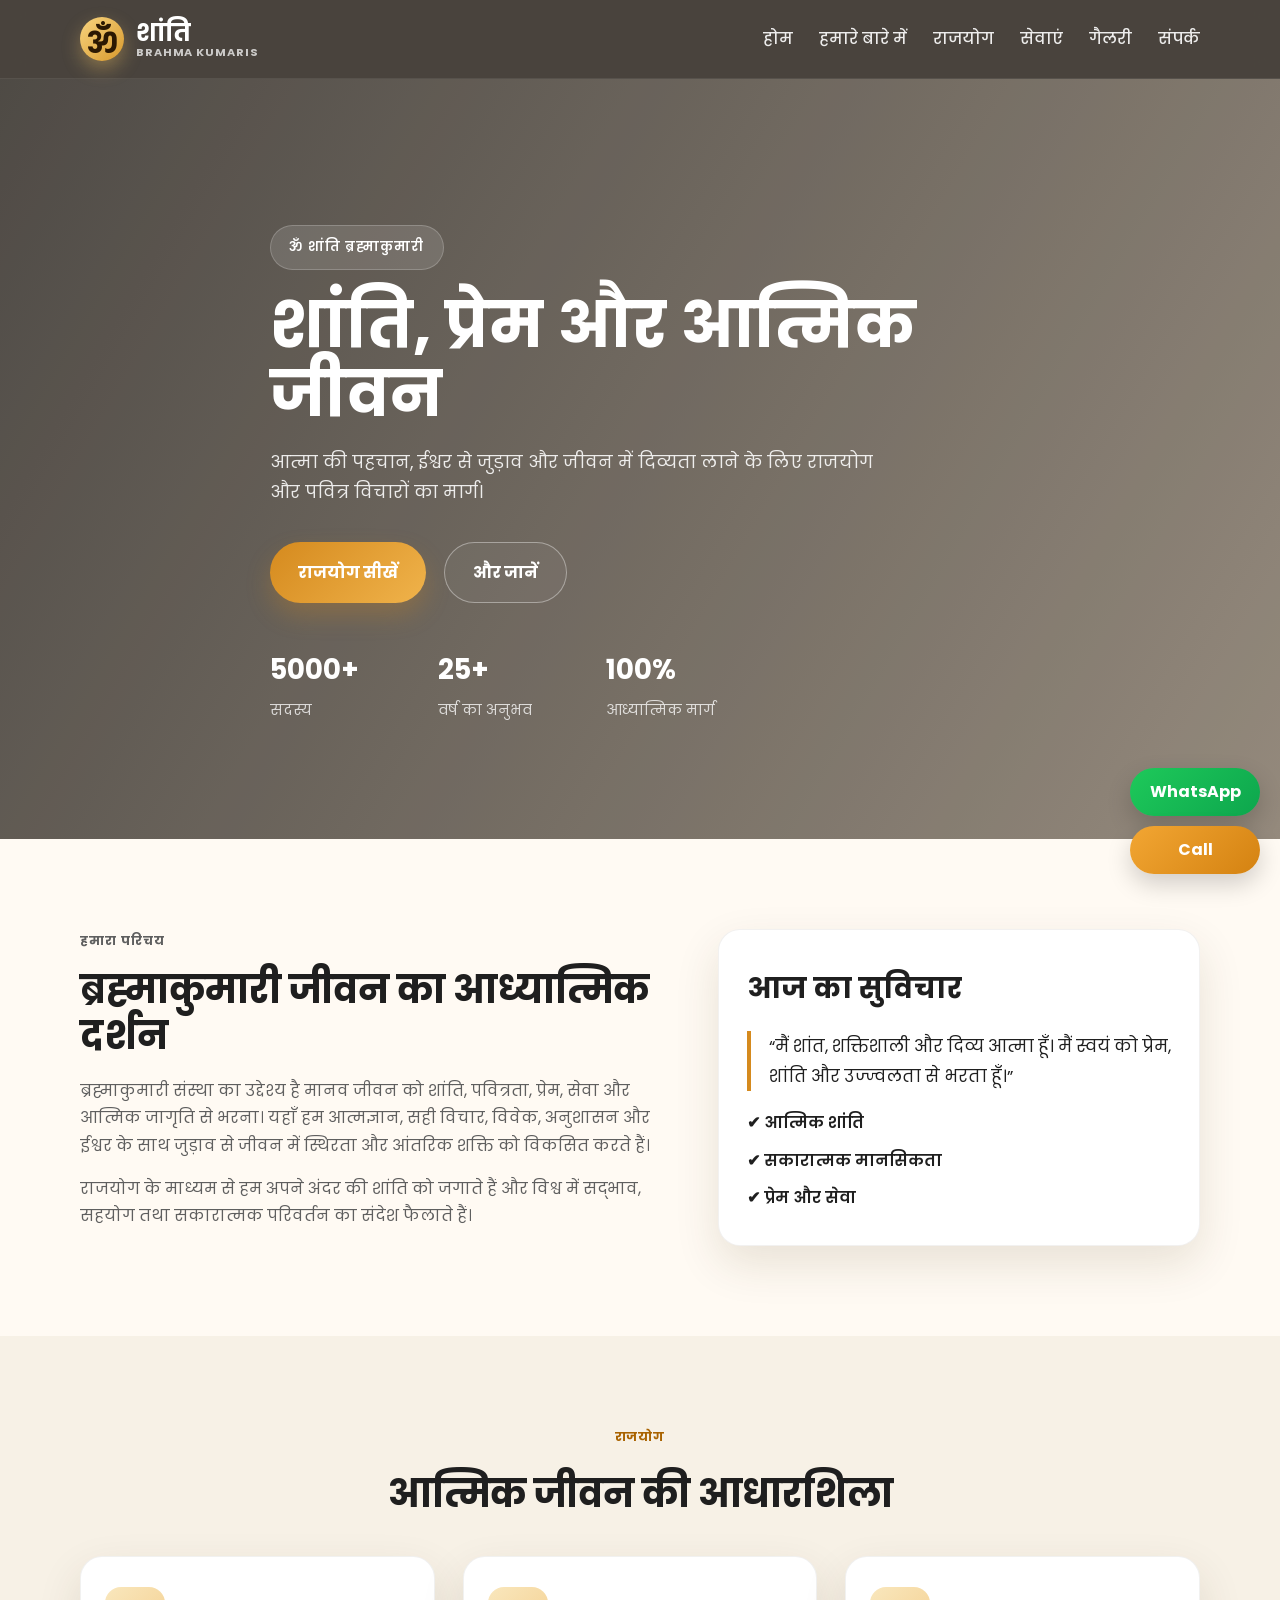
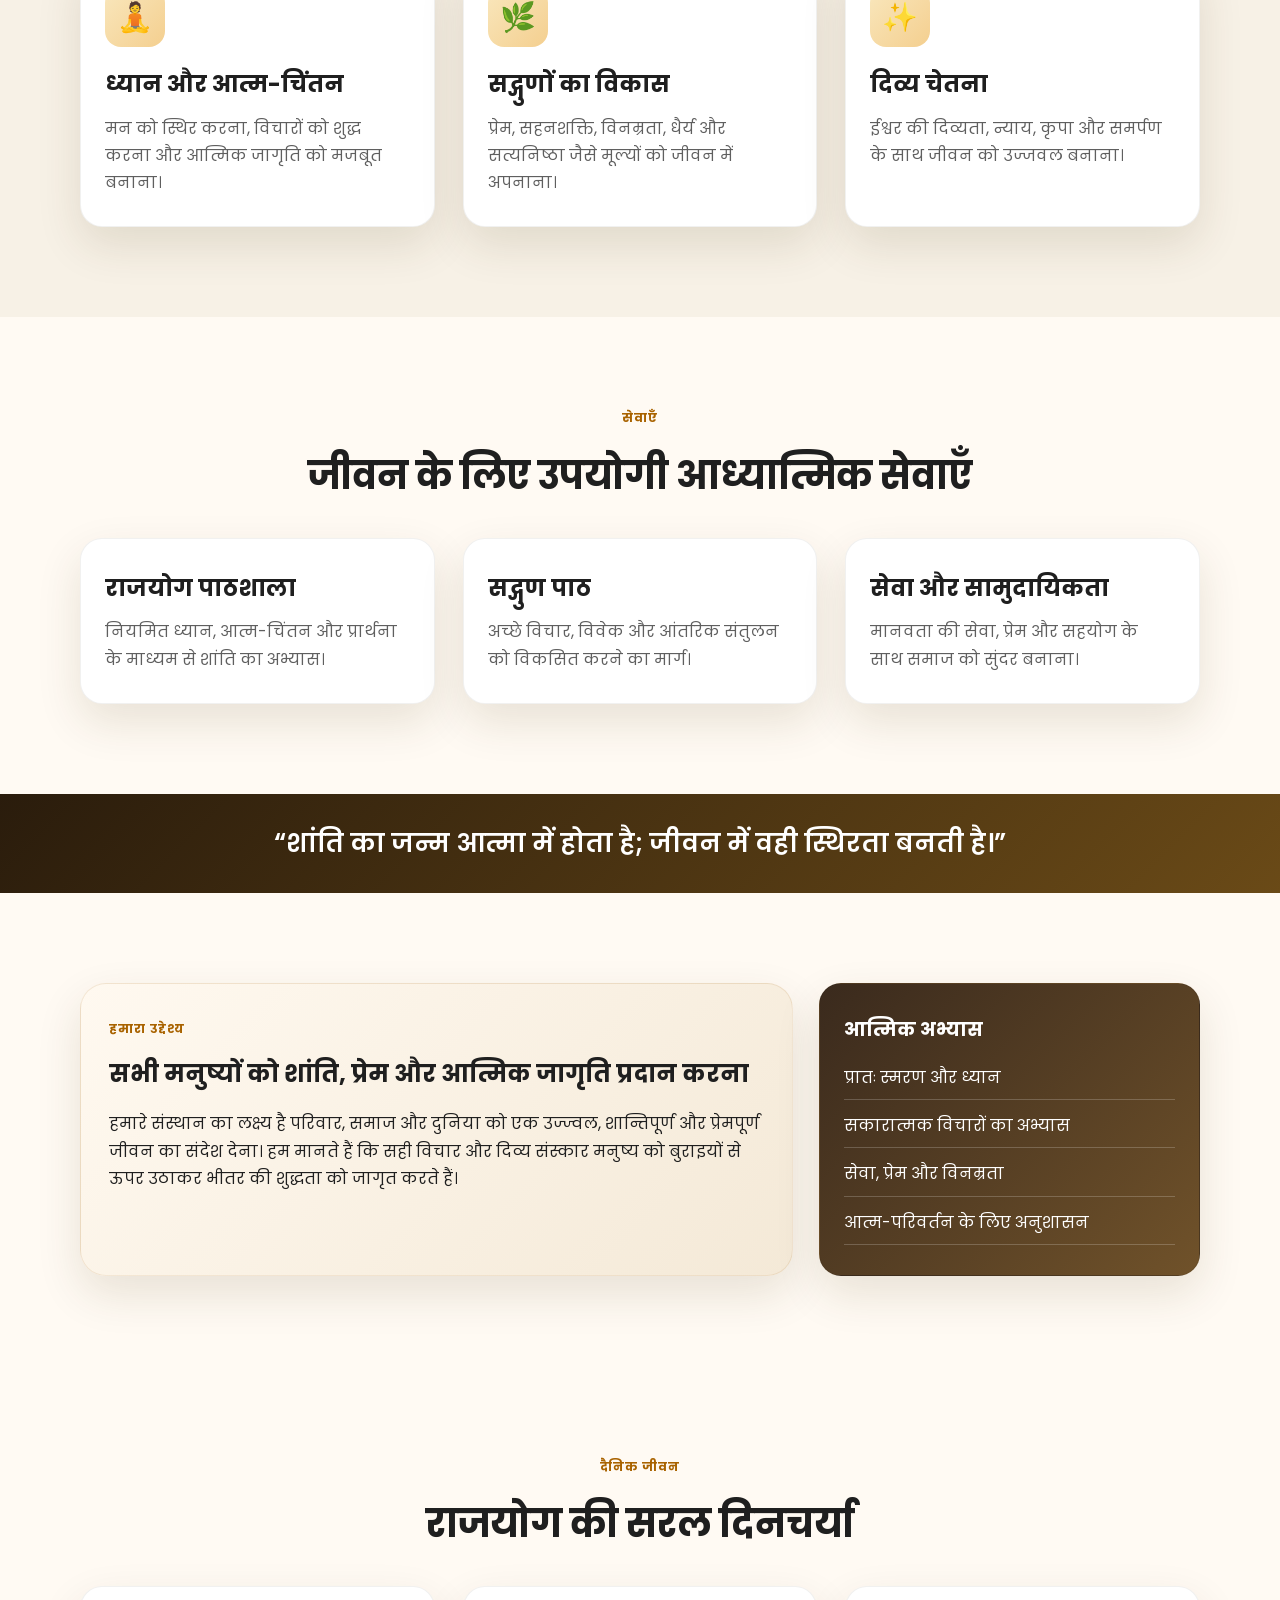
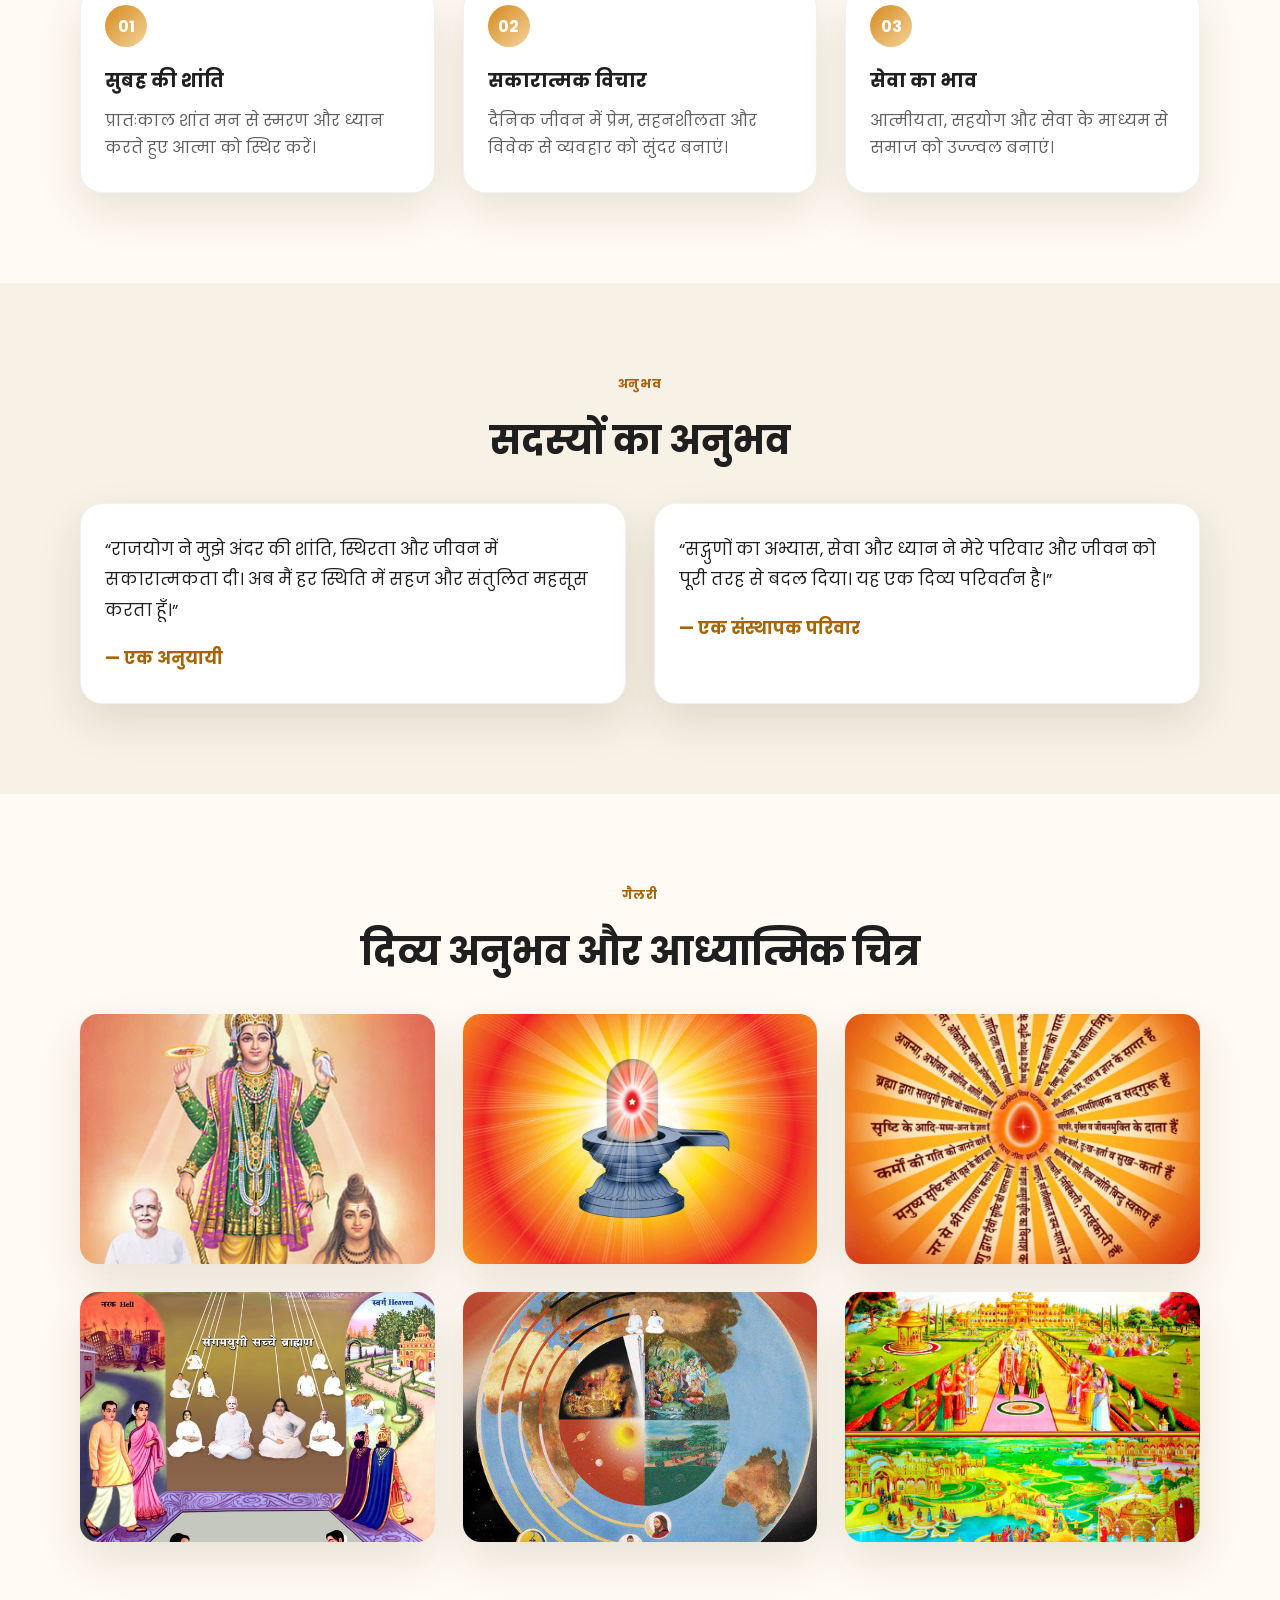
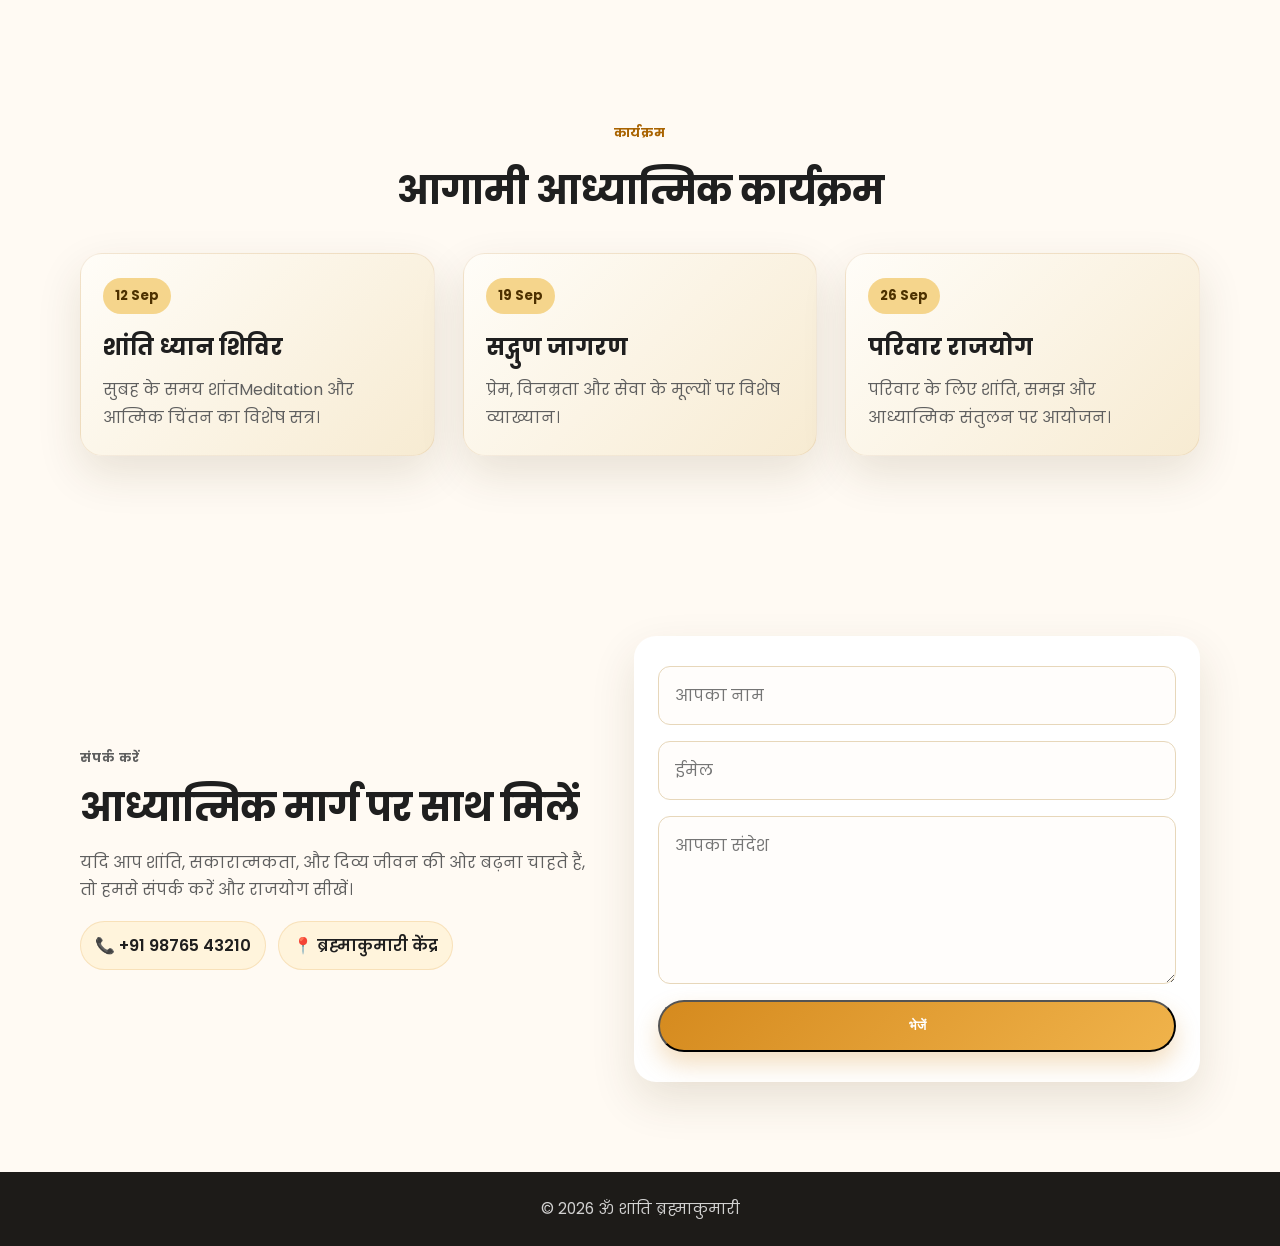
<file: index.html>
<!DOCTYPE html>
<html lang="hi">
  <head>
    <meta charset="UTF-8" />
    <meta name="viewport" content="width=device-width, initial-scale=1.0" />
    <title>ॐ शांति ब्रह्माकुमारी</title>
    <meta
      name="description"
      content="ॐ शांति ब्रह्माकुमारी - आध्यात्मिक शांति, राजयोग, प्रेम, सेवा और जीवन में दिव्य परिवर्तन।"
    />
    <link rel="stylesheet" href="style.css" />
    <link rel="preconnect" href="https://fonts.googleapis.com" />
    <link rel="preconnect" href="https://fonts.gstatic.com" crossorigin />
    <link
      href="https://fonts.googleapis.com/css2?family=Poppins:wght@300;400;500;600;700;800&display=swap"
      rel="stylesheet"
    />
  </head>
  <body>
    <header class="site-header">
      <nav class="container nav-bar">
        <div class="logo" aria-label="Om Shanti logo">
          <span class="logo-mark">ॐ</span>
          <div class="logo-text">
            <span class="brand-main">शांति</span>
            <span class="brand-sub">Brahma Kumaris</span>
          </div>
        </div>

        <ul class="nav-links">
          <li><a href="index.html">होम</a></li>
          <li><a href="about.html">हमारे बारे में</a></li>
          <li><a href="#rajyog">राजयोग</a></li>
          <li><a href="#services">सेवाएं</a></li>
          <li><a href="gallery.html">गैलरी</a></li>
          <li><a href="contact.html">संपर्क</a></li>
        </ul>
      </nav>
    </header>

    <main>
      <section class="hero" id="home">
        <div class="hero-overlay"></div>
        <div class="container hero-content">
          <div class="hero-badge">ॐ शांति ब्रह्माकुमारी</div>
          <h1>शांति, प्रेम और आत्मिक जीवन</h1>
          <p class="hero-text">
            आत्मा की पहचान, ईश्वर से जुड़ाव और जीवन में दिव्यता लाने के लिए
            राजयोग और पवित्र विचारों का मार्ग।
          </p>
          <div class="hero-actions">
            <a href="#contact" class="btn btn-primary">राजयोग सीखें</a>
            <a href="#about" class="btn btn-secondary">और जानें</a>
          </div>

          <div class="hero-stats">
            <div>
              <strong>5000+</strong>
              <span>सदस्य</span>
            </div>
            <div>
              <strong>25+</strong>
              <span>वर्ष का अनुभव</span>
            </div>
            <div>
              <strong>100%</strong>
              <span>आध्यात्मिक मार्ग</span>
            </div>
          </div>
        </div>
      </section>

      <section class="about section" id="about">
        <div class="container section-grid">
          <div class="section-copy">
            <p class="section-tag">हमारा परिचय</p>
            <h2>ब्रह्माकुमारी जीवन का आध्यात्मिक दर्शन</h2>
            <p>
              ब्रह्माकुमारी संस्था का उद्देश्य है मानव जीवन को शांति, पवित्रता,
              प्रेम, सेवा और आत्मिक जागृति से भरना। यहाँ हम आत्मज्ञान, सही
              विचार, विवेक, अनुशासन और ईश्वर के साथ जुड़ाव से जीवन में स्थिरता
              और आंतरिक शक्ति को विकसित करते हैं।
            </p>
            <p>
              राजयोग के माध्यम से हम अपने अंदर की शांति को जगाते हैं और विश्व
              में सद्भाव, सहयोग तथा सकारात्मक परिवर्तन का संदेश फैलाते हैं।
            </p>
          </div>

          <div class="about-card">
            <h3>आज का सुविचार</h3>
            <blockquote>
              “मैं शांत, शक्तिशाली और दिव्य आत्मा हूँ। मैं स्वयं को प्रेम,
              शांति और उज्ज्वलता से भरता हूँ।”
            </blockquote>
            <ul>
              <li>✔ आत्मिक शांति</li>
              <li>✔ सकारात्मक मानसिकता</li>
              <li>✔ प्रेम और सेवा</li>
            </ul>
          </div>
        </div>
      </section>

      <section class="features section" id="rajyog">
        <div class="container">
          <p class="section-tag centered">राजयोग</p>
          <h2 class="section-title">आत्मिक जीवन की आधारशिला</h2>

          <div class="feature-grid">
            <article class="feature-box">
              <div class="icon">🧘</div>
              <h3>ध्यान और आत्म-चिंतन</h3>
              <p>
                मन को स्थिर करना, विचारों को शुद्ध करना और आत्मिक जागृति को
                मजबूत बनाना।
              </p>
            </article>

            <article class="feature-box">
              <div class="icon">🌿</div>
              <h3>सद्गुणों का विकास</h3>
              <p>
                प्रेम, सहनशक्ति, विनम्रता, धैर्य और सत्यनिष्ठा जैसे मूल्यों को
                जीवन में अपनाना।
              </p>
            </article>

            <article class="feature-box">
              <div class="icon">✨</div>
              <h3>दिव्य चेतना</h3>
              <p>
                ईश्वर की दिव्यता, न्याय, कृपा और समर्पण के साथ जीवन को उज्जवल
                बनाना।
              </p>
            </article>
          </div>
        </div>
      </section>

      <section class="programs section" id="services">
        <div class="container">
          <p class="section-tag centered">सेवाएँ</p>
          <h2 class="section-title">जीवन के लिए उपयोगी आध्यात्मिक सेवाएँ</h2>

          <div class="program-grid">
            <div class="program-card">
              <h3>राजयोग पाठशाला</h3>
              <p>नियमित ध्यान, आत्म-चिंतन और प्रार्थना के माध्यम से शांति का अभ्यास।</p>
            </div>
            <div class="program-card">
              <h3>सद्गुण पाठ</h3>
              <p>अच्छे विचार, विवेक और आंतरिक संतुलन को विकसित करने का मार्ग।</p>
            </div>
            <div class="program-card">
              <h3>सेवा और सामुदायिकता</h3>
              <p>मानवता की सेवा, प्रेम और सहयोग के साथ समाज को सुंदर बनाना।</p>
            </div>
          </div>
        </div>
      </section>

      <section class="banner">
        <div class="container banner-inner">
          <p>“शांति का जन्म आत्मा में होता है; जीवन में वही स्थिरता बनती है।”</p>
        </div>
      </section>

      <section class="mission section">
        <div class="container mission-grid">
          <div class="mission-card large">
            <p class="section-tag">हमारा उद्देश्य</p>
            <h2>सभी मनुष्यों को शांति, प्रेम और आत्मिक जागृति प्रदान करना</h2>
            <p>
              हमारे संस्थान का लक्ष्य है परिवार, समाज और दुनिया को एक उज्ज्वल,
              शान्तिपूर्ण और प्रेमपूर्ण जीवन का संदेश देना। हम मानते हैं कि सही
              विचार और दिव्य संस्कार मनुष्य को बुराइयों से ऊपर उठाकर भीतर की
              शुद्धता को जागृत करते हैं।
            </p>
          </div>

          <div class="mission-card accent">
            <h3>आत्मिक अभ्यास</h3>
            <ul>
              <li>प्रातः स्मरण और ध्यान</li>
              <li>सकारात्मक विचारों का अभ्यास</li>
              <li>सेवा, प्रेम और विनम्रता</li>
              <li>आत्म-परिवर्तन के लिए अनुशासन</li>
            </ul>
          </div>
        </div>
      </section>

      <section class="routine section">
        <div class="container">
          <p class="section-tag centered">दैनिक जीवन</p>
          <h2 class="section-title">राजयोग की सरल दिनचर्या</h2>

          <div class="routine-grid">
            <div class="routine-step">
              <span>01</span>
              <h3>सुबह की शांति</h3>
              <p>प्रातःकाल शांत मन से स्मरण और ध्यान करते हुए आत्मा को स्थिर करें।</p>
            </div>
            <div class="routine-step">
              <span>02</span>
              <h3>सकारात्मक विचार</h3>
              <p>दैनिक जीवन में प्रेम, सहनशीलता और विवेक से व्यवहार को सुंदर बनाएं।</p>
            </div>
            <div class="routine-step">
              <span>03</span>
              <h3>सेवा का भाव</h3>
              <p>आत्मीयता, सहयोग और सेवा के माध्यम से समाज को उज्ज्वल बनाएं।</p>
            </div>
          </div>
        </div>
      </section>

      <section class="testimonials section">
        <div class="container">
          <p class="section-tag centered">अनुभव</p>
          <h2 class="section-title">सदस्यों का अनुभव</h2>

          <div class="testimonial-grid">
            <blockquote>
              “राजयोग ने मुझे अंदर की शांति, स्थिरता और जीवन में सकारात्मकता
              दी। अब मैं हर स्थिति में सहज और संतुलित महसूस करता हूँ।”
              <cite>— एक अनुयायी</cite>
            </blockquote>
            <blockquote>
              “सद्गुणों का अभ्यास, सेवा और ध्यान ने मेरे परिवार और जीवन को
              पूरी तरह से बदल दिया। यह एक दिव्य परिवर्तन है।”
              <cite>— एक संस्थापक परिवार</cite>
            </blockquote>
          </div>
        </div>
      </section>

      <section class="gallery section" id="gallery">
        <div class="container">
          <p class="section-tag centered">गैलरी</p>
          <h2 class="section-title">दिव्य अनुभव और आध्यात्मिक चित्र</h2>

          <div class="gallery-grid">
            <img src="Trimurti Shiv.jpeg" alt="Trimurti Shiv" />
            <img src="Shiv Baba on Shivling.jpg" alt="Shiv Baba on Shivling" />
            <img src="Shiv Baba ka Parichay.jpg" alt="Shiv Baba ka Parichay" />
            <img src="Yagya to remove all Vices.jpg" alt="Yagya" />
            <img src="World Cycle and God above.jpg" alt="World Cycle" />
            <img src="Satyugi Duniya the Golden Age world.jpg" alt="Golden Age world" />
          </div>
        </div>
      </section>

      <section class="events section">
        <div class="container">
          <p class="section-tag centered">कार्यक्रम</p>
          <h2 class="section-title">आगामी आध्यात्मिक कार्यक्रम</h2>

          <div class="events-grid">
            <article class="event-card">
              <span class="event-date">12 Sep</span>
              <h3>शांति ध्यान शिविर</h3>
              <p>सुबह के समय शांतMeditation और आत्मिक चिंतन का विशेष सत्र।</p>
            </article>
            <article class="event-card">
              <span class="event-date">19 Sep</span>
              <h3>सद्गुण जागरण</h3>
              <p>प्रेम, विनम्रता और सेवा के मूल्यों पर विशेष व्याख्यान।</p>
            </article>
            <article class="event-card">
              <span class="event-date">26 Sep</span>
              <h3>परिवार राजयोग</h3>
              <p>परिवार के लिए शांति, समझ और आध्यात्मिक संतुलन पर आयोजन।</p>
            </article>
          </div>
        </div>
      </section>

      <section class="contact section" id="contact">
        <div class="container contact-wrap">
          <div class="contact-copy">
            <p class="section-tag">संपर्क करें</p>
            <h2>आध्यात्मिक मार्ग पर साथ मिलें</h2>
            <p>
              यदि आप शांति, सकारात्मकता, और दिव्य जीवन की ओर बढ़ना चाहते हैं,
              तो हमसे संपर्क करें और राजयोग सीखें।
            </p>
            <div class="contact-badges">
              <span>📞 +91 98765 43210</span>
              <span>📍 ब्रह्माकुमारी केंद्र</span>
            </div>
          </div>

          <form class="contact-form" id="contactForm">
            <input type="text" name="name" placeholder="आपका नाम" required />
            <input type="email" name="email" placeholder="ईमेल" required />
            <textarea name="message" placeholder="आपका संदेश" rows="5" required></textarea>
            <button type="submit" class="btn btn-primary">भेजें</button>
          </form>
        </div>
      </section>
    </main>

    <div class="floating-cta">
      <a href="https://wa.me/919876543210?text=Namaste%20%E0%A4%93%E0%A4%82%20%E0%A4%B6%E0%A4%BE%E0%A4%82%E0%A4%A4%E0%A4%BF%2C%20%E0%A4%AE%E0%A5%8B%E0%A4%9D%E0%A5%87%20%E0%A4%B0%E0%A4%BE%E0%A4%9C%E0%A5%8D%E0%A4%AF%E0%A5%8B%E0%A4%97%20%E0%A4%95%E0%A4%BE%E0%A4%9C%E0%A4%A8%E0%A4%BE%20%E0%A4%9A%E0%A4%BE%E0%A4%B9%E0%A5%80%20%E0%A4%B9%E0%A5%8D%E0%A4%85%E0%A5%8B%E0%A5%8D%E0%A5%8B%E0%A5%8B%20%20%E0%A4%B0%E0%A4%82%20%E0%A4%B8%E0%A4%BE%E0%A4%A5%20%E0%A4%AE%E0%A5%88%E0%A4%82%E0%A4%B8%E0%A4%BC%20%E0%A4%B9%E0%A5%87%E0%A4%82%20%E0%A5%A4" target="_blank" rel="noreferrer" class="whatsapp-btn">WhatsApp</a>
      <a href="tel:+919876543210" class="call-btn">Call</a>
    </div>

    <footer class="site-footer">
      <div class="container footer-inner">
        <p>© 2026 ॐ शांति ब्रह्माकुमारी</p>
      </div>
    </footer>

    <script src="script.js"></script>
  </body>
</html>
</file>
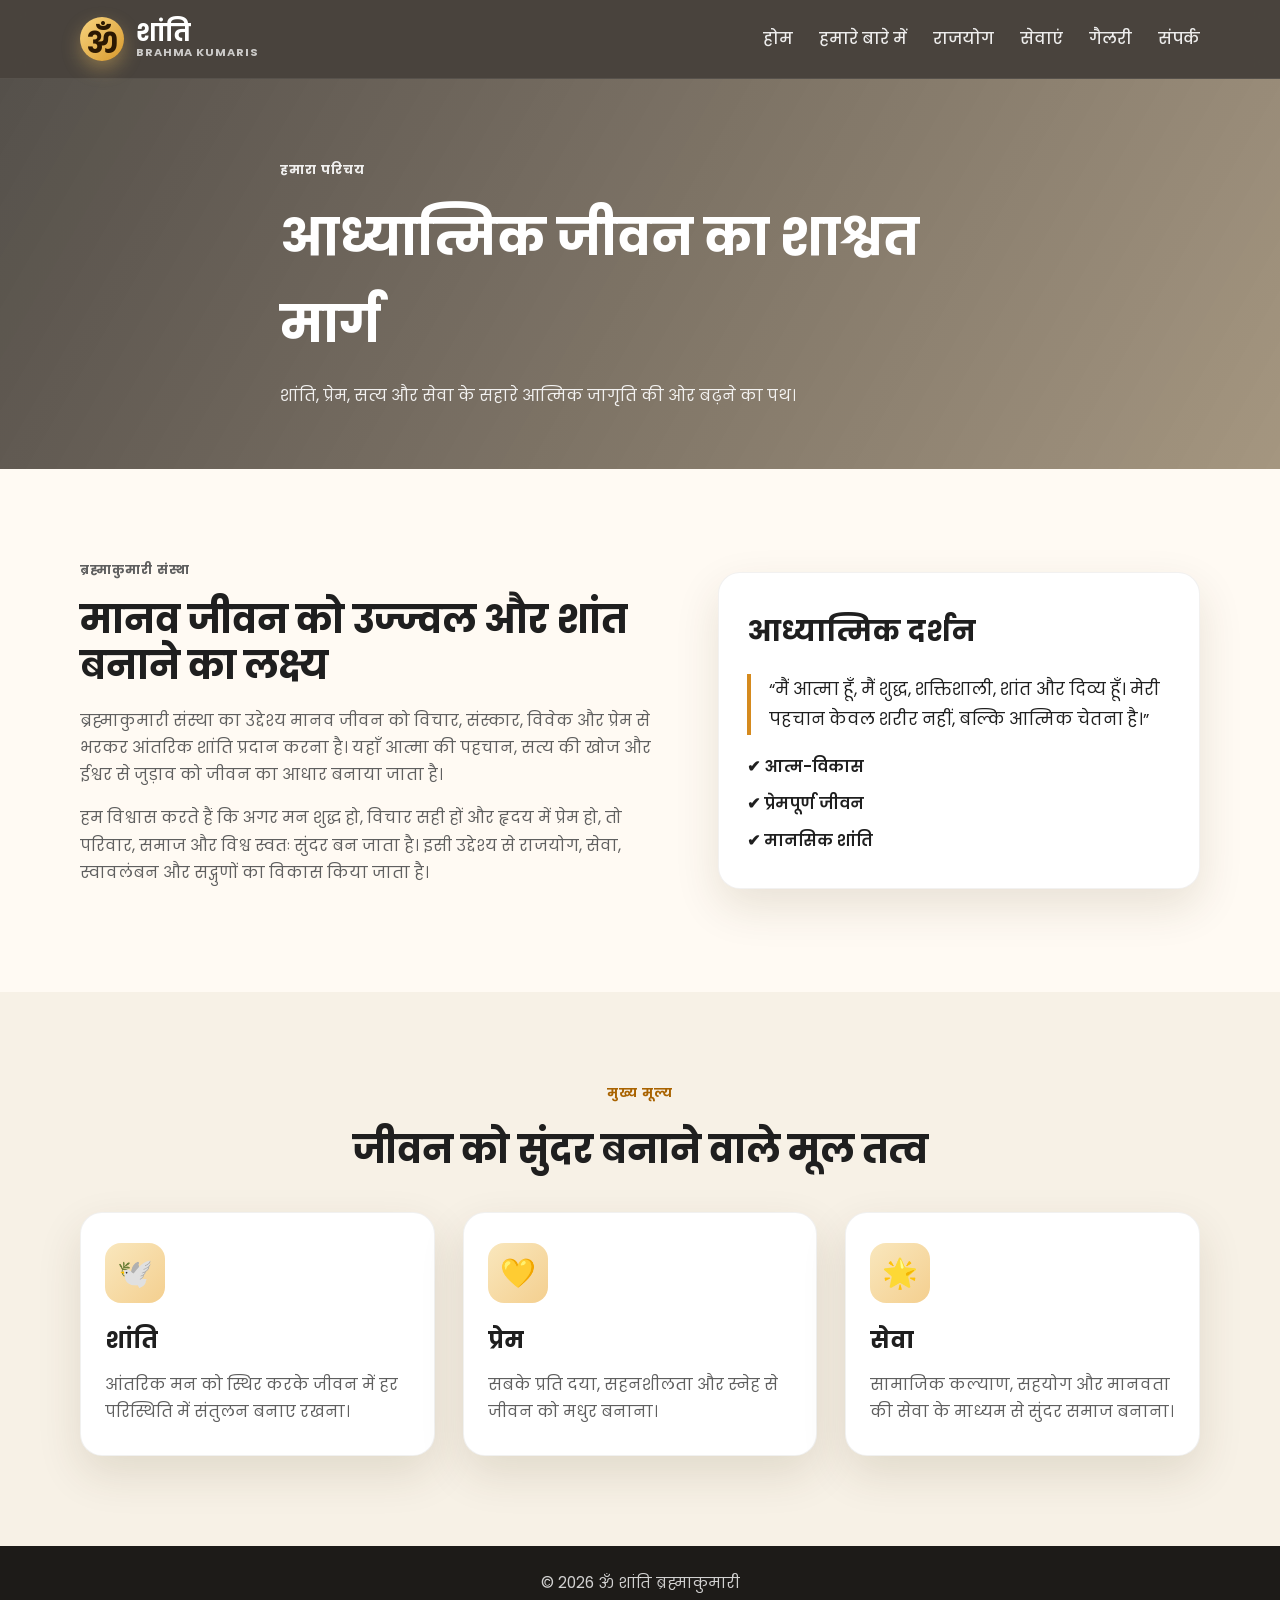
<file: about.html>
<!DOCTYPE html>
<html lang="hi">
  <head>
    <meta charset="UTF-8" />
    <meta name="viewport" content="width=device-width, initial-scale=1.0" />
    <title>हमारे बारे में | ॐ शांति ब्रह्माकुमारी</title>
    <meta
      name="description"
      content="ब्रह्माकुमारी के बारे में जानें, हमारे उद्देश्य, राजयोग, सेवा और दिव्य जीवन का मार्ग।"
    />
    <link rel="stylesheet" href="style.css" />
    <link rel="preconnect" href="https://fonts.googleapis.com" />
    <link rel="preconnect" href="https://fonts.gstatic.com" crossorigin />
    <link
      href="https://fonts.googleapis.com/css2?family=Poppins:wght@300;400;500;600;700;800&display=swap"
      rel="stylesheet"
    />
  </head>
  <body>
    <header class="site-header">
      <nav class="container nav-bar">
        <div class="logo" aria-label="Om Shanti logo">
          <span class="logo-mark">ॐ</span>
          <div class="logo-text">
            <span class="brand-main">शांति</span>
            <span class="brand-sub">Brahma Kumaris</span>
          </div>
        </div>

        <ul class="nav-links">
          <li><a href="index.html">होम</a></li>
          <li><a href="about.html">हमारे बारे में</a></li>
          <li><a href="index.html#rajyog">राजयोग</a></li>
          <li><a href="index.html#services">सेवाएं</a></li>
          <li><a href="gallery.html">गैलरी</a></li>
          <li><a href="contact.html">संपर्क</a></li>
        </ul>
      </nav>
    </header>

    <main>
      <section class="page-hero">
        <div class="container page-hero-content">
          <p class="section-tag">हमारा परिचय</p>
          <h1>आध्यात्मिक जीवन का शाश्वत मार्ग</h1>
          <p>शांति, प्रेम, सत्य और सेवा के सहारे आत्मिक जागृति की ओर बढ़ने का पथ।</p>
        </div>
      </section>

      <section class="section">
        <div class="container section-grid page-grid">
          <div class="section-copy">
            <p class="section-tag">ब्रह्माकुमारी संस्था</p>
            <h2>मानव जीवन को उज्ज्वल और शांत बनाने का लक्ष्य</h2>
            <p>
              ब्रह्माकुमारी संस्था का उद्देश्य मानव जीवन को विचार, संस्कार, विवेक और
              प्रेम से भरकर आंतरिक शांति प्रदान करना है। यहाँ आत्मा की पहचान,
              सत्य की खोज और ईश्वर से जुड़ाव को जीवन का आधार बनाया जाता है।
            </p>
            <p>
              हम विश्वास करते हैं कि अगर मन शुद्ध हो, विचार सही हों और हृदय में प्रेम
              हो, तो परिवार, समाज और विश्व स्वतः सुंदर बन जाता है। इसी उद्देश्य से
              राजयोग, सेवा, स्वावलंबन और सद्गुणों का विकास किया जाता है।
            </p>
          </div>

          <div class="about-card">
            <h3>आध्यात्मिक दर्शन</h3>
            <blockquote>
              “मैं आत्मा हूँ, मैं शुद्ध, शक्तिशाली, शांत और दिव्य हूँ। मेरी पहचान
              केवल शरीर नहीं, बल्कि आत्मिक चेतना है।”
            </blockquote>
            <ul>
              <li>✔ आत्म-विकास</li>
              <li>✔ प्रेमपूर्ण जीवन</li>
              <li>✔ मानसिक शांति</li>
            </ul>
          </div>
        </div>
      </section>

      <section class="features section">
        <div class="container">
          <p class="section-tag centered">मुख्य मूल्य</p>
          <h2 class="section-title">जीवन को सुंदर बनाने वाले मूल तत्व</h2>

          <div class="feature-grid">
            <article class="feature-box">
              <div class="icon">🕊️</div>
              <h3>शांति</h3>
              <p>आंतरिक मन को स्थिर करके जीवन में हर परिस्थिति में संतुलन बनाए रखना।</p>
            </article>
            <article class="feature-box">
              <div class="icon">💛</div>
              <h3>प्रेम</h3>
              <p>सबके प्रति दया, सहनशीलता और स्नेह से जीवन को मधुर बनाना।</p>
            </article>
            <article class="feature-box">
              <div class="icon">🌟</div>
              <h3>सेवा</h3>
              <p>सामाजिक कल्याण, सहयोग और मानवता की सेवा के माध्यम से सुंदर समाज बनाना।</p>
            </article>
          </div>
        </div>
      </section>
    </main>

    <footer class="site-footer">
      <div class="container footer-inner">
        <p>© 2026 ॐ शांति ब्रह्माकुमारी</p>
      </div>
    </footer>
  </body>
</html>
</file>
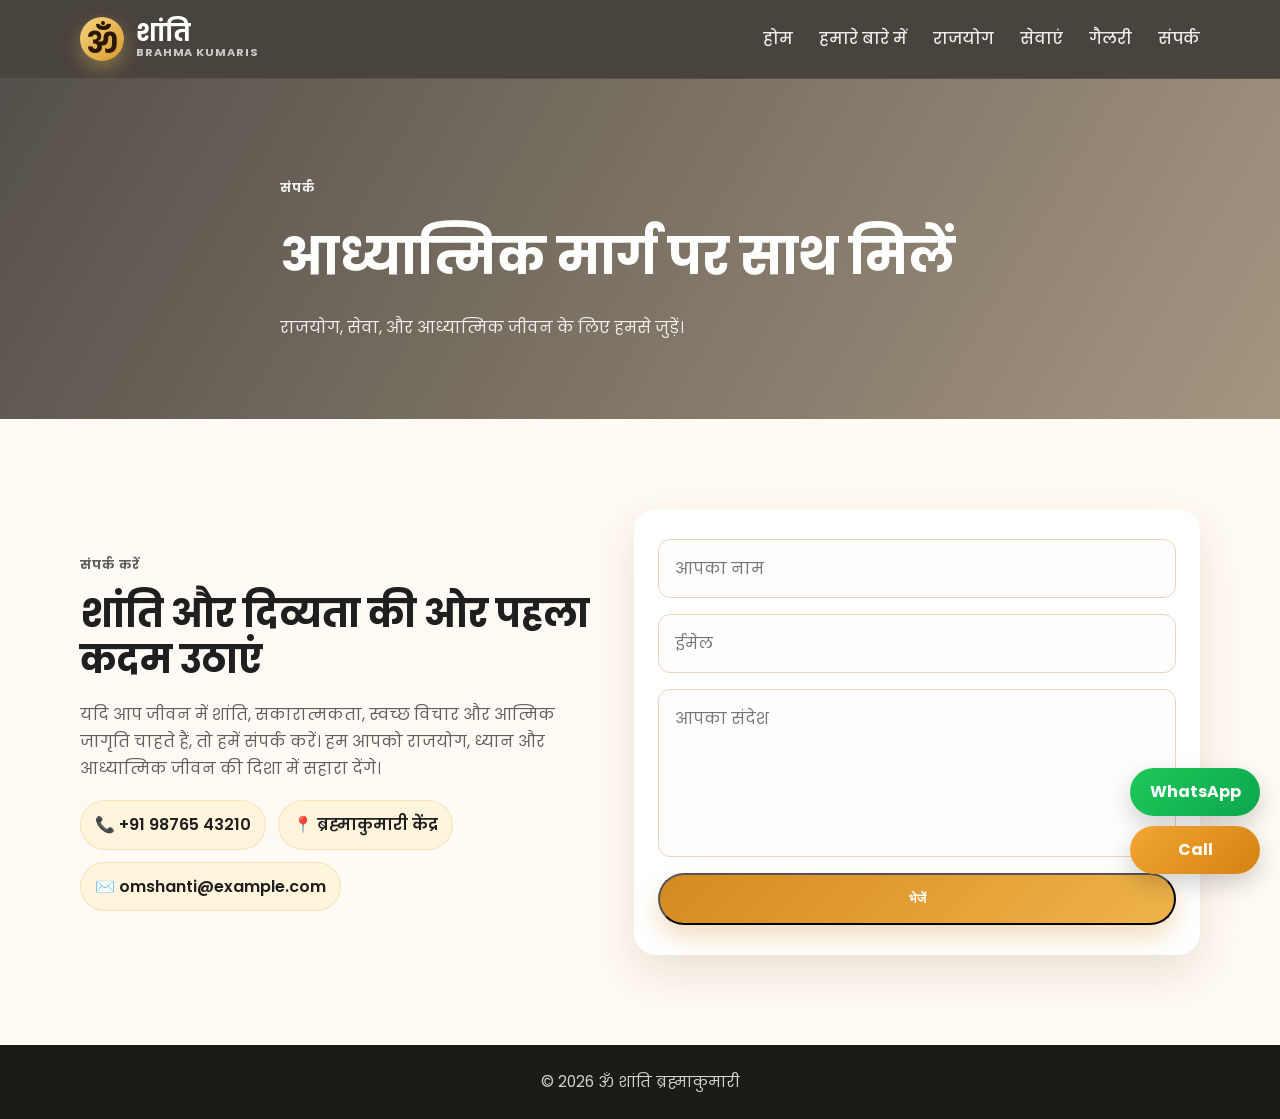
<file: contact.html>
<!DOCTYPE html>
<html lang="hi">
  <head>
    <meta charset="UTF-8" />
    <meta name="viewport" content="width=device-width, initial-scale=1.0" />
    <title>संपर्क | ॐ शांति ब्रह्माकुमारी</title>
    <meta
      name="description"
      content="संपर्क करें, राजयोग सीखें, आध्यात्मिक कार्यक्रमों में शामिल हों और ब्रह्माकुमारी से जुड़ें।"
    />
    <link rel="stylesheet" href="style.css" />
    <link rel="preconnect" href="https://fonts.googleapis.com" />
    <link rel="preconnect" href="https://fonts.gstatic.com" crossorigin />
    <link
      href="https://fonts.googleapis.com/css2?family=Poppins:wght@300;400;500;600;700;800&display=swap"
      rel="stylesheet"
    />
  </head>
  <body>
    <header class="site-header">
      <nav class="container nav-bar">
        <div class="logo" aria-label="Om Shanti logo">
          <span class="logo-mark">ॐ</span>
          <div class="logo-text">
            <span class="brand-main">शांति</span>
            <span class="brand-sub">Brahma Kumaris</span>
          </div>
        </div>

        <ul class="nav-links">
          <li><a href="index.html">होम</a></li>
          <li><a href="about.html">हमारे बारे में</a></li>
          <li><a href="index.html#rajyog">राजयोग</a></li>
          <li><a href="index.html#services">सेवाएं</a></li>
          <li><a href="gallery.html">गैलरी</a></li>
          <li><a href="contact.html">संपर्क</a></li>
        </ul>
      </nav>
    </header>

    <main>
      <section class="page-hero contact-hero">
        <div class="container page-hero-content">
          <p class="section-tag">संपर्क</p>
          <h1>आध्यात्मिक मार्ग पर साथ मिलें</h1>
          <p>राजयोग, सेवा, और आध्यात्मिक जीवन के लिए हमसे जुड़ें।</p>
        </div>
      </section>

      <section class="section">
        <div class="container contact-wrap">
          <div class="contact-copy">
            <p class="section-tag">संपर्क करें</p>
            <h2>शांति और दिव्यता की ओर पहला कदम उठाएं</h2>
            <p>
              यदि आप जीवन में शांति, सकारात्मकता, स्वच्छ विचार और आत्मिक जागृति
              चाहते हैं, तो हमें संपर्क करें। हम आपको राजयोग, ध्यान और आध्यात्मिक
              जीवन की दिशा में सहारा देंगे।
            </p>
            <div class="contact-badges">
              <span>📞 +91 98765 43210</span>
              <span>📍 ब्रह्माकुमारी केंद्र</span>
              <span>✉️ omshanti@example.com</span>
            </div>
          </div>

          <form class="contact-form" id="contactForm">
            <input type="text" name="name" placeholder="आपका नाम" required />
            <input type="email" name="email" placeholder="ईमेल" required />
            <textarea name="message" placeholder="आपका संदेश" rows="5" required></textarea>
            <button type="submit" class="btn btn-primary">भेजें</button>
          </form>
        </div>
      </section>
    </main>

    <div class="floating-cta">
      <a href="https://wa.me/919876543210?text=Namaste%20%E0%A4%93%E0%A4%82%20%E0%A4%B6%E0%A4%BE%E0%A4%82%E0%A4%A4%E0%A4%BF%2C%20%E0%A4%AE%E0%A5%8B%E0%A4%9D%E0%A5%87%20%E0%A4%B0%E0%A4%BE%E0%A4%9C%E0%A5%8D%E0%A4%AF%E0%A5%8B%E0%A4%97%20%E0%A4%95%E0%A4%BE%E0%A4%9C%E0%A4%A8%E0%A4%BE%20%E0%A4%9A%E0%A4%BE%E0%A4%B9%E0%A5%80%20%E0%A4%B9%E0%A5%8D%E0%A4%85%E0%A5%8B%E0%A5%8D%E0%A5%8B%E0%A5%8B%20%E0%A4%B0%E0%A4%BE%E0%A4%9A%20%E0%A4%B8%E0%A4%BE%E0%A4%A5%20%E0%A4%AE%E0%A5%88%E0%A4%82%E0%A4%B8%E0%A4%BC%20%E0%A4%B9%E0%A5%87%E0%A4%82%20%E0%A5%A4" target="_blank" rel="noreferrer" class="whatsapp-btn">WhatsApp</a>
      <a href="tel:+919876543210" class="call-btn">Call</a>
    </div>

    <footer class="site-footer">
      <div class="container footer-inner">
        <p>© 2026 ॐ शांति ब्रह्माकुमारी</p>
      </div>
    </footer>

    <script src="script.js"></script>
  </body>
</html>
</file>
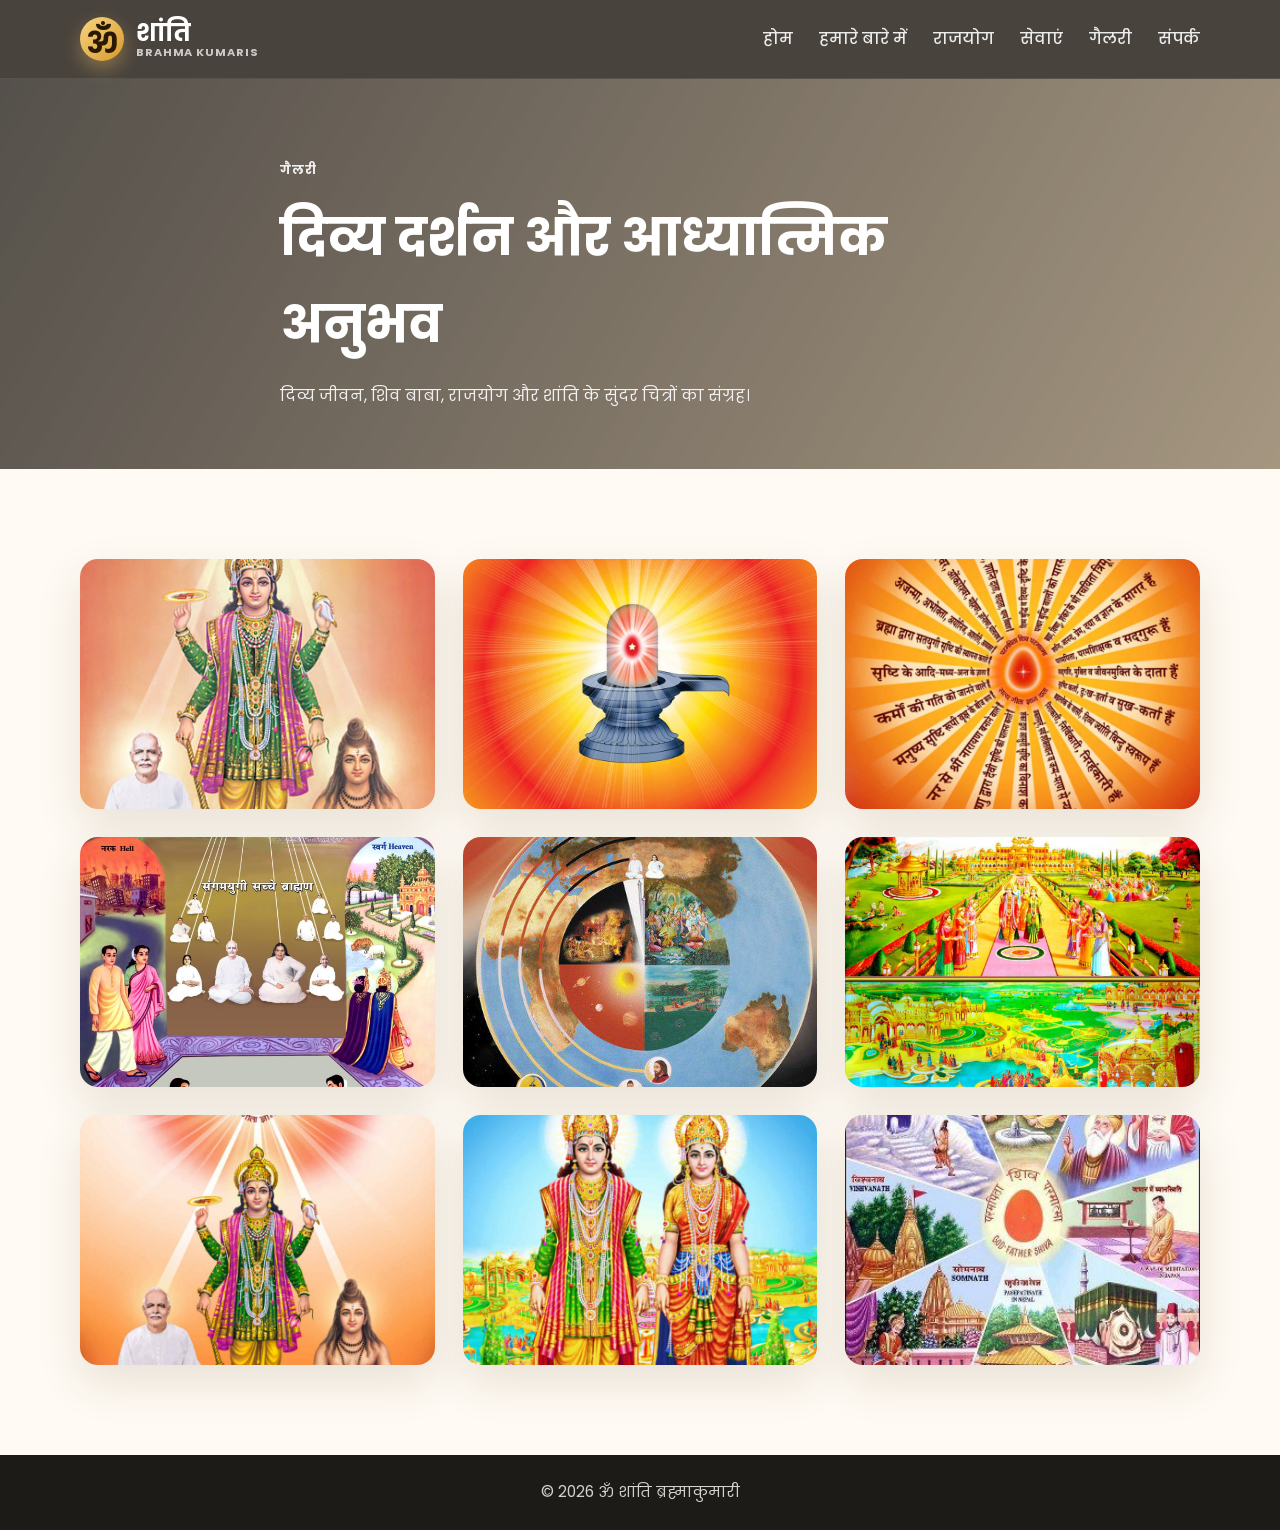
<file: gallery.html>
<!DOCTYPE html>
<html lang="hi">
  <head>
    <meta charset="UTF-8" />
    <meta name="viewport" content="width=device-width, initial-scale=1.0" />
    <title>गैलरी | ॐ शांति ब्रह्माकुमारी</title>
    <meta
      name="description"
      content="दिव्य चित्र, आध्यात्मिक गैलरी, राजयोग, शिव बाबा और ब्रह्माकुमारी जीवन से जुड़ी तस्वीरें।"
    />
    <link rel="stylesheet" href="style.css" />
    <link rel="preconnect" href="https://fonts.googleapis.com" />
    <link rel="preconnect" href="https://fonts.gstatic.com" crossorigin />
    <link
      href="https://fonts.googleapis.com/css2?family=Poppins:wght@300;400;500;600;700;800&display=swap"
      rel="stylesheet"
    />
  </head>
  <body>
    <header class="site-header">
      <nav class="container nav-bar">
        <div class="logo" aria-label="Om Shanti logo">
          <span class="logo-mark">ॐ</span>
          <div class="logo-text">
            <span class="brand-main">शांति</span>
            <span class="brand-sub">Brahma Kumaris</span>
          </div>
        </div>

        <ul class="nav-links">
          <li><a href="index.html">होम</a></li>
          <li><a href="about.html">हमारे बारे में</a></li>
          <li><a href="index.html#rajyog">राजयोग</a></li>
          <li><a href="index.html#services">सेवाएं</a></li>
          <li><a href="gallery.html">गैलरी</a></li>
          <li><a href="contact.html">संपर्क</a></li>
        </ul>
      </nav>
    </header>

    <main>
      <section class="page-hero gallery-hero">
        <div class="container page-hero-content">
          <p class="section-tag">गैलरी</p>
          <h1>दिव्य दर्शन और आध्यात्मिक अनुभव</h1>
          <p>दिव्य जीवन, शिव बाबा, राजयोग और शांति के सुंदर चित्रों का संग्रह।</p>
        </div>
      </section>

      <section class="section">
        <div class="container">
          <div class="gallery-grid">
            <img src="Trimurti Shiv.jpeg" alt="Trimurti Shiv" />
            <img src="Shiv Baba on Shivling.jpg" alt="Shiv Baba on Shivling" />
            <img src="Shiv Baba ka Parichay.jpg" alt="Shiv Baba ka Parichay" />
            <img src="Yagya to remove all Vices.jpg" alt="Yagya" />
            <img src="World Cycle and God above.jpg" alt="World Cycle" />
            <img src="Satyugi Duniya the Golden Age world.jpg" alt="Golden Age world" />
            <img src="Trimurti Shiv the creator.jpg" alt="Trinity Shiv the creator" />
            <img src="Lakshmi Narayan our Aim.jpg" alt="Lakshmi Narayan our Aim" />
            <img src="_One God_ Spiritual Father of All Souls.jpg" alt="One God" />
          </div>
        </div>
      </section>
    </main>

    <footer class="site-footer">
      <div class="container footer-inner">
        <p>© 2026 ॐ शांति ब्रह्माकुमारी</p>
      </div>
    </footer>
  </body>
</html>
</file>
<file: style.css>
:root {
  --bg: #fffaf3;
  --bg-soft: #f7f1e6;
  --card: #ffffff;
  --primary: #d58a1e;
  --primary-dark: #a96300;
  --secondary: #f4d39a;
  --text: #1f1f1f;
  --muted: #5f5f5f;
  --shadow: 0 18px 45px rgba(68, 48, 10, 0.12);
}

* {
  margin: 0;
  padding: 0;
  box-sizing: border-box;
}

html {
  scroll-behavior: smooth;
}

body {
  font-family: "Poppins", sans-serif;
  background: var(--bg);
  color: var(--text);
  line-height: 1.7;
}

a {
  text-decoration: none;
}

img {
  max-width: 100%;
  display: block;
}

.container {
  width: min(1120px, calc(100% - 32px));
  margin: 0 auto;
}

.section {
  padding: 90px 0;
}

.section-tag {
  color: var(--primary-dark);
  font-weight: 700;
  text-transform: uppercase;
  letter-spacing: 0.08em;
  font-size: 0.78rem;
  margin-bottom: 14px;
}

.centered {
  text-align: center;
}

.section-title {
  font-size: clamp(2rem, 3vw, 2.8rem);
  margin-bottom: 30px;
  text-align: center;
  color: var(--text);
}

.site-header {
  position: sticky;
  top: 0;
  z-index: 20;
  background: rgba(28, 22, 15, 0.8);
  backdrop-filter: blur(12px);
  border-bottom: 1px solid rgba(255, 255, 255, 0.08);
}

.nav-bar {
  display: flex;
  justify-content: space-between;
  align-items: center;
  min-height: 78px;
}

.logo {
  display: flex;
  align-items: center;
  gap: 12px;
  font-weight: 700;
  color: #fff;
}

.logo-mark {
  width: 44px;
  height: 44px;
  display: grid;
  place-items: center;
  border-radius: 50%;
  background: linear-gradient(135deg, #f7d47f, #d8992d);
  color: #2b1802;
  font-size: 1.9rem;
  box-shadow: 0 8px 18px rgba(244, 196, 101, 0.35);
}

.logo-text {
  display: flex;
  flex-direction: column;
  line-height: 1.1;
}

.brand-main {
  font-size: 1.5rem;
}

.brand-sub {
  font-size: 0.7rem;
  letter-spacing: 0.08em;
  text-transform: uppercase;
  color: rgba(255, 255, 255, 0.72);
}

.nav-links {
  display: flex;
  list-style: none;
  gap: 26px;
}

.nav-links a {
  color: rgba(255, 255, 255, 0.9);
  font-weight: 500;
  transition: color 0.2s ease;
}

.nav-links a:hover {
  color: var(--secondary);
}

.hero {
  position: relative;
  min-height: 760px;
  display: flex;
  align-items: center;
  background:
    linear-gradient(120deg, rgba(19, 14, 9, 0.7), rgba(63, 43, 18, 0.45)),
    url("https://images.unsplash.com/photo-1506126613408-eca07ce68773?auto=format&fit=crop&w=1400&q=80") center/cover no-repeat;
}

.hero-overlay {
  position: absolute;
  inset: 0;
  background: rgba(0, 0, 0, 0.12);
}

.hero-content {
  position: relative;
  z-index: 1;
  color: #fff;
  padding: 110px 0 80px;
  max-width: 740px;
}

.hero-badge {
  display: inline-block;
  background: rgba(255, 255, 255, 0.12);
  border: 1px solid rgba(255, 255, 255, 0.2);
  padding: 10px 18px;
  border-radius: 999px;
  font-size: 0.82rem;
  letter-spacing: 0.08em;
  text-transform: uppercase;
  margin-bottom: 20px;
  font-weight: 600;
}

.hero h1 {
  font-size: clamp(2.8rem, 5vw, 5rem);
  line-height: 1.08;
  margin-bottom: 20px;
}

.hero-text {
  width: min(620px, 100%);
  font-size: 1.1rem;
  color: rgba(255, 255, 255, 0.88);
}

.hero-actions {
  display: flex;
  flex-wrap: wrap;
  gap: 18px;
  margin-top: 34px;
}

.btn {
  display: inline-flex;
  align-items: center;
  justify-content: center;
  border-radius: 999px;
  padding: 16px 28px;
  font-weight: 700;
  transition: transform 0.2s ease, box-shadow 0.2s ease;
}

.btn:hover {
  transform: translateY(-2px);
}

.btn-primary {
  background: linear-gradient(135deg, var(--primary), #f0b34b);
  color: #fff;
  box-shadow: 0 12px 24px rgba(213, 138, 30, 0.28);
}

.btn-secondary {
  border: 1px solid rgba(255, 255, 255, 0.38);
  color: #fff;
  background: rgba(255, 255, 255, 0.04);
}

.hero-stats {
  display: flex;
  flex-wrap: wrap;
  gap: 28px;
  margin-top: 44px;
}

.hero-stats div {
  min-width: 140px;
  display: flex;
  flex-direction: column;
  gap: 5px;
}

.hero-stats strong {
  font-size: 1.7rem;
  color: #fff;
}

.hero-stats span {
  color: rgba(255, 255, 255, 0.76);
  font-size: 0.9rem;
}

.section-grid {
  display: grid;
  grid-template-columns: 1.1fr 0.9fr;
  gap: 48px;
  align-items: center;
}

.section-copy h2,
.contact-copy h2 {
  font-size: clamp(2rem, 3vw, 2.8rem);
  margin-bottom: 18px;
  line-height: 1.2;
}

.section-copy p,
.contact-copy p {
  color: var(--muted);
  margin-bottom: 16px;
}

.about-card {
  background: var(--card);
  border-radius: 22px;
  padding: 34px 28px;
  box-shadow: var(--shadow);
  border: 1px solid rgba(37, 20, 0, 0.06);
}

.about-card h3 {
  font-size: 1.8rem;
  margin-bottom: 18px;
}

.about-card blockquote {
  font-size: 1.05rem;
  color: var(--text);
  line-height: 1.8;
  padding-left: 18px;
  border-left: 4px solid var(--primary);
  margin-bottom: 18px;
}

.about-card ul {
  list-style: none;
  display: grid;
  gap: 10px;
  color: var(--text);
  font-weight: 600;
}

.features {
  background: var(--bg-soft);
}

.feature-grid,
.program-grid,
.gallery-grid,
.routine-grid,
.testimonial-grid,
.events-grid {
  display: grid;
  gap: 28px;
}

.feature-grid {
  grid-template-columns: repeat(3, minmax(0, 1fr));
}

.feature-box,
.program-card,
.routine-step,
.testimonial-grid blockquote,
.mission-card {
  background: var(--card);
  border: 1px solid rgba(27, 18, 11, 0.06);
  border-radius: 22px;
  padding: 30px 24px;
  box-shadow: var(--shadow);
}

.icon {
  width: 60px;
  height: 60px;
  border-radius: 16px;
  background: linear-gradient(135deg, #f9e7bd, #f4cf8f);
  display: grid;
  place-items: center;
  font-size: 1.8rem;
  margin-bottom: 18px;
}

.feature-box h3,
.program-card h3 {
  font-size: 1.45rem;
  margin-bottom: 10px;
}

.feature-box p,
.program-card p {
  color: var(--muted);
}

.program-grid {
  grid-template-columns: repeat(3, minmax(0, 1fr));
}

.banner {
  background: linear-gradient(135deg, #2a1c0c, #6a4a17);
  color: #fff;
  padding: 28px 0;
}

.banner-inner {
  text-align: center;
  font-size: clamp(1.2rem, 2vw, 1.7rem);
  font-weight: 600;
}

.mission-grid {
  display: grid;
  grid-template-columns: 1.5fr 0.8fr;
  gap: 26px;
  align-items: stretch;
}

.mission-card.large {
  background: linear-gradient(135deg, #fff9f0, #f4e9d7);
  border: 1px solid rgba(170, 111, 33, 0.13);
  border-radius: 26px;
  padding: 34px 28px;
}

.mission-card h2,
.mission-card h3 {
  margin-bottom: 16px;
}

.mission-card.accent {
  background: linear-gradient(135deg, #3a2a1d, #70522a);
  color: #fff;
}

.mission-card.accent ul {
  list-style: none;
  display: grid;
  gap: 12px;
  margin-top: 18px;
}

.mission-card.accent li {
  padding-bottom: 8px;
  border-bottom: 1px solid rgba(255, 255, 255, 0.2);
}

.routine-grid {
  grid-template-columns: repeat(3, minmax(0, 1fr));
}

.routine-step {
  position: relative;
  padding-top: 70px;
}

.routine-step span {
  position: absolute;
  top: 18px;
  left: 24px;
  width: 42px;
  height: 42px;
  border-radius: 50%;
  display: grid;
  place-items: center;
  background: linear-gradient(135deg, var(--primary), #f4d39a);
  color: #fff;
  font-weight: 700;
}

.routine-step h3 {
  margin: 8px 0 10px;
}

.routine-step p {
  color: var(--muted);
}

.testimonials {
  background: var(--bg-soft);
}

.testimonial-grid {
  grid-template-columns: repeat(2, minmax(0, 1fr));
}

.testimonial-grid blockquote {
  margin: 0;
  font-size: 1.05rem;
  color: var(--text);
  line-height: 1.8;
}

.testimonial-grid cite {
  display: block;
  margin-top: 18px;
  font-style: normal;
  font-weight: 700;
  color: var(--primary-dark);
}

.page-hero {
  position: relative;
  min-height: 340px;
  display: flex;
  align-items: center;
  background: linear-gradient(120deg, rgba(19, 14, 9, 0.72), rgba(82, 58, 23, 0.52)),
    url("https://images.unsplash.com/photo-1506126613408-eca07ce68773?auto=format&fit=crop&w=1400&q=80") center/cover no-repeat;
  color: #fff;
}

.page-hero-content {
  position: relative;
  z-index: 1;
  padding: 80px 0 60px;
  max-width: 720px;
}

.page-hero h1 {
  font-size: clamp(2.4rem, 4vw, 4rem);
  margin-bottom: 14px;
}

.page-hero p {
  color: rgba(255, 255, 255, 0.9);
}

.gallery-hero {
  background: linear-gradient(120deg, rgba(19, 14, 9, 0.72), rgba(82, 58, 23, 0.52)),
    url("https://images.unsplash.com/photo-1529156069898-49953e39b3ac?auto=format&fit=crop&w=1400&q=80") center/cover no-repeat;
}

.contact-hero {
  background: linear-gradient(120deg, rgba(19, 14, 9, 0.72), rgba(82, 58, 23, 0.52)),
    url("https://images.unsplash.com/photo-1517849845537-4d257902454a?auto=format&fit=crop&w=1400&q=80") center/cover no-repeat;
}

.gallery-grid {
  grid-template-columns: repeat(3, minmax(0, 1fr));
}

.gallery-grid img {
  width: 100%;
  height: 250px;
  object-fit: cover;
  border-radius: 18px;
  box-shadow: var(--shadow);
}

.events-grid {
  grid-template-columns: repeat(3, minmax(0, 1fr));
}

.event-card {
  background: linear-gradient(135deg, #fffdf8, #f7ebd2);
  border-radius: 22px;
  padding: 24px 22px;
  border: 1px solid rgba(170, 111, 33, 0.12);
  box-shadow: var(--shadow);
}

.event-date {
  display: inline-block;
  background: #f5d58c;
  color: #4d3100;
  padding: 7px 12px;
  border-radius: 999px;
  font-size: 0.82rem;
  font-weight: 700;
  margin-bottom: 14px;
}

.event-card h3 {
  margin-bottom: 10px;
  font-size: 1.4rem;
}

.event-card p {
  color: var(--muted);
}

.contact-badges {
  display: flex;
  flex-wrap: wrap;
  gap: 12px;
  margin-top: 18px;
}

.contact-badges span {
  background: #fff4dc;
  border: 1px solid rgba(213, 138, 30, 0.18);
  border-radius: 999px;
  padding: 10px 14px;
  font-weight: 600;
  color: var(--text);
}

.contact-wrap {
  display: grid;
  grid-template-columns: 0.95fr 1.05fr;
  gap: 42px;
  align-items: center;
}

.contact-form {
  background: var(--card);
  border-radius: 22px;
  padding: 30px 24px;
  box-shadow: var(--shadow);
  display: grid;
  gap: 16px;
}

.contact-form input,
.contact-form textarea {
  width: 100%;
  border: 1px solid #e7d7ba;
  border-radius: 12px;
  padding: 15px 16px;
  background: #fffdfb;
  font: inherit;
  color: var(--text);
}

.contact-form input:focus,
.contact-form textarea:focus {
  outline: 2px solid rgba(213, 138, 30, 0.2);
  border-color: var(--primary);
}

.floating-cta {
  position: fixed;
  right: 20px;
  bottom: 26px;
  z-index: 30;
  display: flex;
  flex-direction: column;
  gap: 10px;
}

.whatsapp-btn,
.call-btn {
  display: inline-flex;
  align-items: center;
  justify-content: center;
  width: 130px;
  height: 48px;
  border-radius: 999px;
  color: #fff;
  font-weight: 700;
  box-shadow: 0 10px 25px rgba(0, 0, 0, 0.18);
}

.whatsapp-btn {
  background: linear-gradient(135deg, #1ec95a, #0da64d);
}

.call-btn {
  background: linear-gradient(135deg, #f2a633, #d48211);
}

.site-footer {
  background: #1d1b18;
  color: rgba(255, 255, 255, 0.8);
  padding: 24px 0;
}

.footer-inner {
  text-align: center;
  font-size: 0.96rem;
}

@media (max-width: 900px) {
  .section-grid,
  .contact-wrap,
  .feature-grid,
  .program-grid,
  .gallery-grid,
  .routine-grid,
  .testimonial-grid,
  .mission-grid,
  .events-grid {
    grid-template-columns: 1fr;
  }

  .nav-bar {
    flex-direction: column;
    justify-content: center;
    gap: 12px;
    padding: 14px 0;
  }

  .nav-links {
    flex-wrap: wrap;
    justify-content: center;
  }
}

@media (max-width: 560px) {
  .hero {
    min-height: 620px;
  }

  .hero-content {
    padding-top: 80px;
  }

  .hero-actions {
    flex-direction: column;
    align-items: stretch;
  }

  .btn {
    width: 100%;
  }

  .hero-stats {
    flex-direction: column;
    gap: 14px;
  }

  .floating-cta {
    right: 14px;
    bottom: 20px;
  }

  .whatsapp-btn,
  .call-btn {
    width: 110px;
  }
}
</file>
